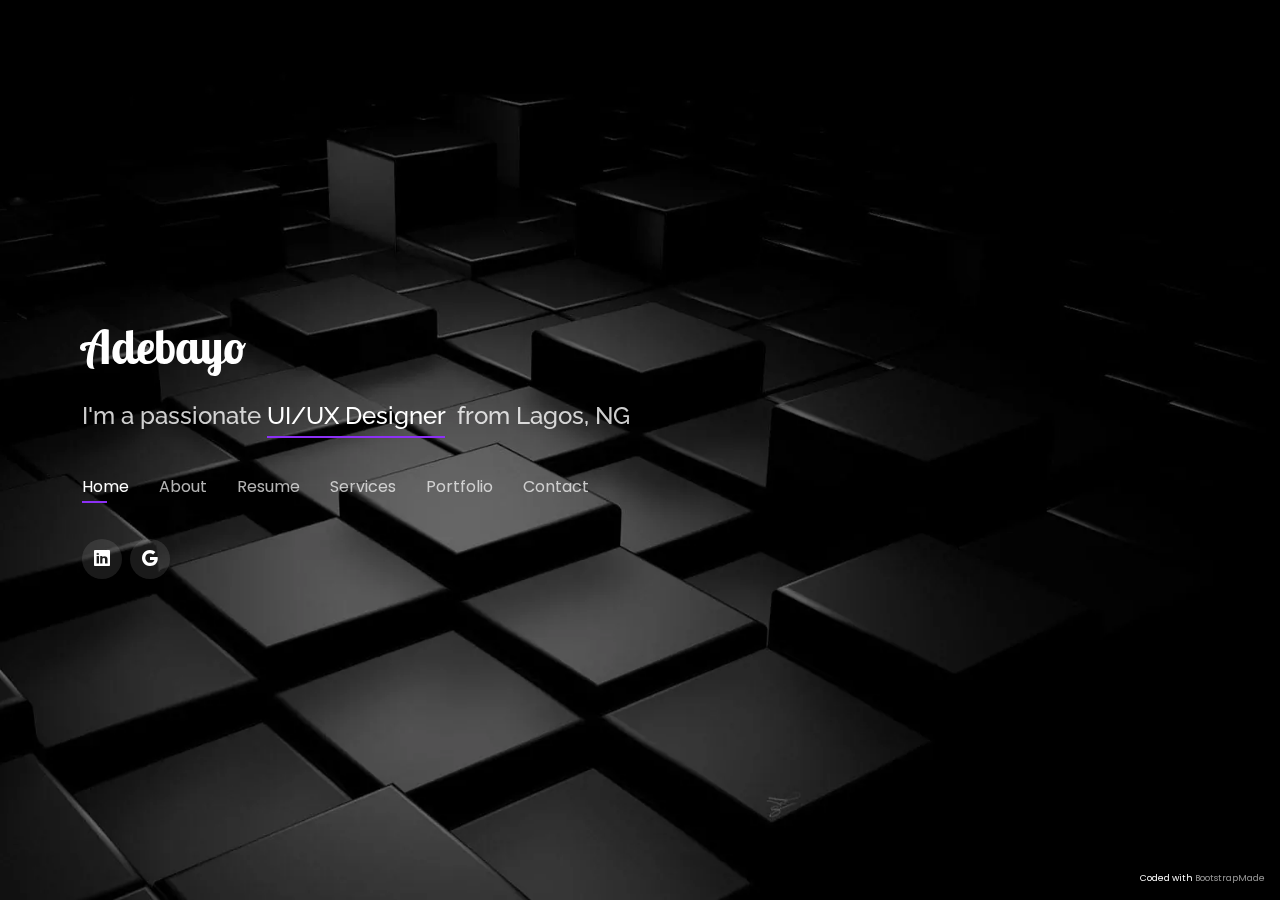
<file: index.html>
<!DOCTYPE html>
<html lang="en">

<head>
  <meta charset="utf-8">
  <meta content="width=device-width, initial-scale=1.0" name="viewport">

  <title>My Portfolio</title>
  <meta content="" name="description">
  <meta content="" name="keywords">

  <!-- Favicons -->
  <!-- <link href="assets/img/favicon.png" rel="icon">
  <link href="assets/img/apple-touch-icon.png" rel="apple-touch-icon"> -->

  <!-- Google Fonts -->
  <link href="https://fonts.googleapis.com/css?family=Open+Sans:300,300i,400,400i,600,600i,700,700i|Raleway:300,300i,400,400i,500,500i,600,600i,700,700i|Poppins:300,300i,400,400i,500,500i,600,600i,700,700i" rel="stylesheet">
  <link rel="preconnect" href="https://fonts.googleapis.com">
<link rel="preconnect" href="https://fonts.gstatic.com" crossorigin>
<link href="https://fonts.googleapis.com/css2?family=Lobster+Two:ital@1&display=swap" rel="stylesheet">
  <!-- Vendor CSS Files -->
  <link href="assets/vendor/bootstrap/css/bootstrap.min.css" rel="stylesheet">
  <link href="assets/vendor/bootstrap-icons/bootstrap-icons.css" rel="stylesheet">
  <link href="assets/vendor/boxicons/css/boxicons.min.css" rel="stylesheet">
  <link href="assets/vendor/glightbox/css/glightbox.min.css" rel="stylesheet">
  <link href="assets/vendor/remixicon/remixicon.css" rel="stylesheet">
  <link href="assets/vendor/swiper/swiper-bundle.min.css" rel="stylesheet">

  <!-- Template Main CSS File -->
  <link href="assets/css/style.css" rel="stylesheet">

  <!-- =======================================================
  * Template Name: Personal - v4.7.0
  * Template URL: https://bootstrapmade.com/personal-free-resume-bootstrap-template/
  * Author: BootstrapMade.com
  * License: https://bootstrapmade.com/license/
  ======================================================== -->

<!--     <!~~ Global site tag (gtag.js) - Google Analytics ~~>
<script async src="https://www.googletagmanager.com/gtag/js?id=G-XKY8DY3PJC"></script>
<script>
  window.dataLayer = window.dataLayer || [];
  function gtag(){dataLayer.push(arguments);}
  gtag('js', new Date());

  gtag('config', 'G-XKY8DY3PJC');
</script> -->
</head>

<body>

  <!-- ======= Header ======= -->
  <header id="header">
    <div class="container">

      <h1><a href="index.html" style="font-family: 'Lobster Two', cursive;">Adebayo</a></h1>
      <!-- Uncomment below if you prefer to use an image logo -->
      <!-- <a href="index.html" class="mr-auto"><img src="assets/img/logo.png" alt="" class="img-fluid"></a> -->
      <h2>I'm a passionate <span>UI/UX Designer</span> &nbsp;from Lagos, NG</h2>

      <nav id="navbar" class="navbar">
        <ul>
          <li><a class="nav-link active" href="#header">Home</a></li>
          <li><a class="nav-link" href="#about">About</a></li>
          <li><a class="nav-link" href="#resume">Resume</a></li>
          <li><a class="nav-link" href="#services">Services</a></li>
          <li><a class="nav-link" href="#portfolio">Portfolio</a></li>
          <li><a class="nav-link" href="#contact">Contact</a></li>
        </ul>
        <i class="bi bi-list mobile-nav-toggle"></i>
      </nav><!-- .navbar -->

      <div class="social-links">
        <!-- <a href="#" class="twitter"><i class="bi bi-twitter"></i></a>
        <a href="#" class="facebook"><i class="bi bi-facebook"></i></a>
        <a href="#" class="instagram"><i class="bi bi-instagram"></i></a> -->
        <a href="https://www.linkedin.com/in/meetadebayo/" class="linkedin"><i class="bi bi-linkedin"></i></a>
        <a href="mailto:bayoibiyemi1@gmail.com" class="google-plus"><i class="bi bi-google"></i></a>
      </div>

    </div>
  </header><!-- End Header -->

  <!-- ======= About Section ======= -->
  <section id="about" class="about">

    <!-- ======= About Me ======= -->
    <div class="about-me container">

      <div class="section-title">
        <h2>About</h2>
        <p>Learn more about me</p>
      </div>

      <div class="row">
        <div class="col-lg-4" data-aos="fade-right">
          <img src="assets/img/africa.webp" class="img-fluid" alt="">
        </div>
        <div class="col-lg-8 pt-4 pt-lg-0 content" data-aos="fade-left">
          <h3>UI/UX Designer</h3>
          <p class="fst-italic">
            I'm a user experience designer. I’ve helped companies, organizations, and start-ups build better digital products. I posses great proficiency in using figma, Adobe XD, Photoshop, HTML & CSS. my Job basically is to provide the best experiences for users interacting with any of my digital products and prevent any form of frustration going from point A to B inorder to acheive their set goals. I use a user-centered design approach to gather data from the target users and incorporate these findings into my product designs.
          </p>
          <div class="row">
            <div class="col-lg-6">
              <ul>
              
                <li><i class="bi bi-chevron-right"></i> <strong>Website:</strong> <span>www.meetadebayo.com</span></li>
                <li><i class="bi bi-chevron-right"></i> <strong>Phone:</strong>  <a href="tel:+2347055848023">+2347055848023</a></li>
                <li><i class="bi bi-chevron-right"></i> <strong>City:</strong> <span>Lagos, Ng</span></li>
              </ul>
            </div>
            <div class="col-lg-6">
              <ul>
               
                <li><i class="bi bi-chevron-right"></i> <strong>Degree:</strong> <span>B.sc</span></li>
                <li><i class="bi bi-chevron-right"></i> <strong>Email:</strong>  <a href="mailto:bayoibiyemi1@gmail.com">bayoibiyemi1@gmail.com</a></li>
                <li><i class="bi bi-chevron-right"></i> <strong>Freelance:</strong> <span>Available</span></li>
              </ul>
            </div>
          </div>
        </div>
      </div>

    </div><!-- End About Me -->
<!-- 
    <!~~ ======= Counts ======= ~~>
    <div class="counts container">

      <div class="row">

        <div class="col-lg-3 col-md-6">
          <div class="count-box">
            <i class="bi bi-emoji-smile"></i>
            <span data-purecounter-start="0" data-purecounter-end="232" data-purecounter-duration="1" class="purecounter"></span>
            <p>Happy Clients</p>
          </div>
        </div>

        <div class="col-lg-3 col-md-6 mt-5 mt-md-0">
          <div class="count-box">
            <i class="bi bi-journal-richtext"></i>
            <span data-purecounter-start="0" data-purecounter-end="521" data-purecounter-duration="1" class="purecounter"></span>
            <p>Projects</p>
          </div>
        </div>

        <div class="col-lg-3 col-md-6 mt-5 mt-lg-0">
          <div class="count-box">
            <i class="bi bi-headset"></i>
            <span data-purecounter-start="0" data-purecounter-end="1463" data-purecounter-duration="1" class="purecounter"></span>
            <p>Hours Of Support</p>
          </div>
        </div>

        <div class="col-lg-3 col-md-6 mt-5 mt-lg-0">
          <div class="count-box">
            <i class="bi bi-award"></i>
            <span data-purecounter-start="0" data-purecounter-end="24" data-purecounter-duration="1" class="purecounter"></span>
            <p>Awards</p>
          </div>
        </div>

      </div>

    </div><!~~ End Counts ~~>
 -->
    <!-- ======= Skills  ======= -->
    <div class="skills container">

      <div class="section-title">
        <h2>Skills</h2>
      </div>

      <div class="row skills-content">

        <div class="col-lg-6">

          <div class="progress">
            <span class="skill">figma <i class="val">100%</i></span>
            <div class="progress-bar-wrap">
              <div class="progress-bar figma" role="progressbar" aria-valuenow="100" aria-valuemin="0" aria-valuemax="100"></div>
            </div>
          </div>

          <div class="progress">
            <span class="skill">Adobe XD <i class="val">100%</i></span>
            <div class="progress-bar-wrap">
              <div class="progress-bar xd" role="progressbar" aria-valuenow="100" aria-valuemin="0" aria-valuemax="100"></div>
            </div>
          </div>

          <div class="progress">
            <span class="skill">Digital Art & Graphics <i class="val">90%</i></span>
            <div class="progress-bar-wrap">
              <div class="progress-bar art" role="progressbar" aria-valuenow="90" aria-valuemin="0" aria-valuemax="100"></div>
            </div>
          </div>

        </div>

        <div class="col-lg-6">

          <div class="progress">
            <span class="skill">HTML <i class="val">100%</i></span>
            <div class="progress-bar-wrap">
              <div class="progress-bar html" role="progressbar" aria-valuenow="100" aria-valuemin="0" aria-valuemax="100"></div>
            </div>
          </div>

          <div class="progress">
            <span class="skill">CSS <i class="val">90%</i></span>
            <div class="progress-bar-wrap">
              <div class="progress-bar css" role="progressbar" aria-valuenow="90" aria-valuemin="0" aria-valuemax="100"></div>
            </div>
          </div>

          <div class="progress">
            <span class="skill">JavaScript <i class="val">75%</i></span>
            <div class="progress-bar-wrap">
              <div class="progress-bar JavaScriptz" role="progressbar" aria-valuenow="75" aria-valuemin="0" aria-valuemax="100"></div>
            </div>
          </div>

        </div>

        

      </div>

    </div><!-- End Skills -->

    <!-- ======= Interests ======= -->
    <div class="interests container">

      <div class="section-title">
        <h2>Interests</h2>
      </div>

      <div class="row">
        <div class="col-lg-3 col-md-4">
          <div class="icon-box">
            <img class="iconz" src="assets/img/portfolio/design.svg" alt="">
            <h3>Design</h3>
          </div>
        </div>
        <div class="col-lg-3 col-md-4 mt-4 mt-md-0">
          <div class="icon-box">
            <img class="iconz" src="assets/img/portfolio/digitalartt.svg" alt="">
            <h3>Digital Art</h3>
          </div>
        </div>
        <div class="col-lg-3 col-md-4 mt-4 mt-md-0">
          <div class="icon-box">
            <img class="iconz" src="assets/img/portfolio/uxresearch.svg" alt="">
            <h3>UX Research</h3>
          </div>
        </div>
        <div class="col-lg-3 col-md-4 mt-4 mt-lg-0">
          <div class="icon-box">
            <img class="iconz" src="assets/img/portfolio/personas.svg" alt="">
            <h3>User Personas</h3>
          </div>
        </div>
        <div class="col-lg-3 col-md-4 mt-4">
          <div class="icon-box">
            <img class="iconz" src="assets/img/portfolio/music.svg" alt="">
            <h3>Music</h3>
          </div>
        </div>
        <div class="col-lg-3 col-md-4 mt-4">
          <div class="icon-box">
            <img class="iconz" src="assets/img/portfolio/code.svg" alt="">
            <h3>Coding</h3>
          </div>
        </div>
        <div class="col-lg-3 col-md-4 mt-4">
          <div class="icon-box">
            <img class="iconz" src="assets/img/portfolio/nft.svg" alt="">
            <h3>Nft</h3>
          </div>
        </div>
        <div class="col-lg-3 col-md-4 mt-4">
          <div class="icon-box">
            <img class="iconz" src="assets/img/portfolio/youtube.svg" alt="">
            <h3>Youtibe Learning</h3>
          </div>
        </div>
        <div class="col-lg-3 col-md-4 mt-4">
          <div class="icon-box">
            <img class="iconz" src="assets/img/portfolio/blogs.svg" alt="">
            <h3>Blogs</h3>
          </div>
        </div>
        <div class="col-lg-3 col-md-4 mt-4">
          <div class="icon-box">
            <img class="iconz" src="assets/img/portfolio/ui.svg" alt="">
            <h3>UI Challenge</h3>
          </div>
        </div>
        <div class="col-lg-3 col-md-4 mt-4">
          <div class="icon-box">
            <img class="iconz" src="assets/img/portfolio/news.svg" alt="">
            <h3>News</h3>
          </div>
        </div>
        <div class="col-lg-3 col-md-4 mt-4">
          <div class="icon-box">
            <img class="iconz" src="assets/img/portfolio/exercise.svg" alt="">
            <h3>Exercise</h3>
          </div>
        </div>
      </div>

    </div><!-- End Interests -->


       <!-- ======= Testimonials ======= -->
       <div class="testimonials container">

        <div class="section-title">
          <h2>Favourite Quotes</h2>
        </div>
  
        <div class="testimonials-slider swiper" data-aos="fade-up" data-aos-delay="100">
          <div class="swiper-wrapper">
  
            <div class="swiper-slide">
              <div class="testimonial-item">
                <!-- <p>
                  <i class="bx bxs-quote-alt-left quote-icon-left"></i>
                  People ignore design that ignores people.
                  <i class="bx bxs-quote-alt-right quote-icon-right"></i>
                </p> -->
                <img src="assets/img/frank-chimero.webp" alt="">
                <!-- <img src="assets/img/testimonials/testimonials-1.jpg" class="testimonial-img" alt=""> -->
                <!-- <h3>Frank Chimero</h3>
                <h4>Designer</h4> -->
              </div>
            </div><!-- End testimonial item -->
  
            <div class="swiper-slide">
              <div class="testimonial-item">
                <img src="assets/img/rand.webp" alt="">
              </div>
            </div><!-- End testimonial item -->
  
            <div class="swiper-slide">
              <div class="testimonial-item">
                <img src="assets/img/pail.webp" alt="">
              </div>
            </div><!-- End testimonial item -->
  
          </div>
          <!-- <div class="swiper-pagination"></div> -->
        </div>
  
        <div class="owl-carousel testimonials-carousel">
  
        </div>
  
      </div><!-- End Testimonials  -->

  </section><!-- End About Section -->

  <!-- ======= Resume Section ======= -->
  <section id="resume" class="resume">
    <div class="container">

      <div class="section-title">
        <h2>Resume</h2>
        <p>Check My Resume</p>
      </div>

      <div class="row">
        <div class="col-lg-6">
          <h3 class="resume-title">Sumary</h3>
          <div class="resume-item pb-0">
            <h4>Ibiyemi Adebayo</h4>
            <p><em>Innovative and deadline-driven UX Designer with 2+ years of experience designing and developing user-centered digital products from initial concept to final, polished deliverable.</em></p>
            <p>
            <ul>
              <li>Lagos, NG</li>
              <li><a href="tel:+2347055848023">+2347055848023</a></li>
              <li><a href="mailto:bayoibiyemi1@gmail.com">bayoibiyemi1@gmail.com</a></li>
            </ul>
            </p>
          </div>

          <h3 class="resume-title">Education</h3>
          <div class="resume-item">
            <h4>Bachelor of Accounting</h4>
            <h5>2013 - 2017</h5>
            
          </div>

          <h3 class="resume-title">Professional Experience</h3>
          <div class="resume-item">
            <h4>UI/UX Design Specialist</h4>
            <h5>2021 - 2022</h5>
            <p><em>TUC Inc, San francisco, CA. </em></p>
            <p>
              A collaborative tools for ideates to come together, collaborate and bring their ideas to life.

            <ul>
              <li>Collaborated with product managers, business partner and engineers to help define product requirements and road map</li>
              <li>Created responsive designs for the brand landing page using design principles and best practices
                which led to an increase in conversion rates. </li>
              <li>Created responsive designs for the brand landing page using design principles and best practices which led to an increase in conversion rates.</li>
              <li>Increase users satisfaction and conversion rates on the product landing page.</li>
            </ul>
            </p>
          </div>

          <div class="resume-item">
            <h4>UX Research &amp; Design</h4>
            <h5>2020 - 2022</h5>
            <p><em>Switch Inc, Austin, TX</em></p>
            <p>
              Switch is a mobile marketplace that allows users to buy, sell and barter items with its consumers, local
merchants and businesses via the app.

            <ul>
              <li>As the only designer, I took responsibility from strategy to the design of Switch, a mobile APP for ecommerce trading.</li>
              <li>Followed lean startup approach, MVP and rapid iterations</li>
              <li>Creating functional prototypes for usability testing.
              </li>
              <li>Coded the font-end for the landing page.
              </li>
              <li>Designing the user flow and information architecture for the switch mobile app.
              </li>
            </ul>
            </p>
          </div>

          <div class="resume-item">
            <h4>Lead UI Designer</h4>
            <h5>2020 - 2021</h5>
            <p><em>Onyx Data Systems, Lagos, NG </em></p>
            <p>
              
            <ul>
              <li>Designed full UI for G-justice, a telelegal mobile App that connects subscribers to enlisted legal
                practitioners through the platform and offline tech point</li>
              <li>Created and applied design strategies across branding and product design
              </li>
              <li>Worked on improvements to the visuals and UX on the overall product with the engineering team.
              </li>
            </ul>
            </p>
          </div>

         
        </div>
        <div class="col-lg-6">

          <div class="resume-item">
            <h4>UX Research &amp; Design</h4>
            <h5>2020 - 2022</h5>
            <p><em>Switch Inc, Austin, TX</em></p>
            <p>
              Switch is a mobile marketplace that allows users to buy, sell and barter items with its consumers, local
merchants and businesses via the app.

            <ul>
              <li>As the only designer, I took responsibility from strategy to the design of Switch, a mobile APP for ecommerce trading.</li>
              <li>Followed lean startup approach, MVP and rapid iterations</li>
              <li>Creating functional prototypes for usability testing.
              </li>
              <li>Coded the font-end for the landing page.
              </li>
              <li>Designing the user flow and information architecture for the switch mobile app.
              </li>
            </ul>
            </p>
          </div>
          
          <div class="resume-item">
            <h4>UX Research &amp; Design</h4>
            <h5>2021</h5>
            <p><em>Icard Inc, Lagos, NG </em></p>
            <p>
            <ul>
              <li>Designed a kiosk application for dispensing ATM cards.</li>
              <li>Designed all of the branding, user experience and visual designs. </li>
              <li>Collaborated with engineers to code the front-end and i also conducted user feedback sessions.
              </li>
            </ul>
            </p>
          </div>

          <div class="resume-item">
            <h4>UX Research &amp; Design</h4>
            <h5>2021</h5>
            <p><em>NGEX - Data Analytics & Research, Lagos, NG </em></p>
            <p>
            <ul>
              <li>Redesigned the mobile app for Ngex, an app that provides real-time informations, events, news etc
                around you based on your location.</li>
              <li>Executed visual redesign of webpages used by the team members internally.
              </li>
              <li>Designed app featured graphics, promotional brand assets & daily core content.
              </li>
              <li>Worked closely with the engineering team to design features to drive demand and new customer
                acquisition
              </li>
            </ul>
            </p>
          </div>

          <div class="resume-item">
            <h4>Lead UI Designer</h4>
            <h5>2021</h5>
            <p><em>Daxlinks Global LTD, Lagos, NG </em></p>
            <p>
              Daxlinks is a fintech webapp that automates loan/credit scheme and investments to its users on the
platform.
            <ul>
              <li>Designed UI & UX in collaboration with engineering & design teams, & managed implementation of
                features</li>
              <li>Executed visual redesign of webpages used by the team members internally.
              </li>
              <li>Built a dashboard style guide to unify the process across the dashboard
              </li>
              <li>Worked on improvements to the visuals and UX on the overall product with the engineering and UX
                team
              </li>
            </ul>
            </p>
          </div>

          <div class="resume-item">
            <h4>UI/UX Designer</h4>
            <h5>2021</h5>
            <p><em>Hexakomb Inc, Kigali, RW </em></p>
            <p>
              Designed a mobile app called “Rwandaful”. A tourism app where tourist all over the world can get
exciting information about Rwanda
            <ul>
              <li>Designed the user flows, prototypes and visual styles for new features.</li>
              <li>Executed visual redesign of webpages used by the team members internally.
              </li>
              <li>Designed in-app featured graphics, IOS & Android icons.
              </li>
              <li>Design registration/login process and touch points ‘’ +40% improvements in registration rate of new
                users.
              </li>
            </ul>
            </p>
          </div>
         
        </div>
      </div>

    </div>
  </section><!-- End Resume Section -->

  <!-- ======= Services Section ======= -->
  <section id="services" class="services">
    <div class="container">

      <div class="section-title">
        <h2>Services</h2>
        <p>My Services</p>
      </div>

      <div class="row">
        <div class="col-lg-3 col-md-4 d-flex align-items-stretch">
          <div class="icon-box">
            <div class="icon"><i class="bx bxl-dribbble"></i></div>
            <h4><a href="">User Stories</a></h4>
            <p>I'll provide informal and general explanation of your digital product's features and usage written from the perspective of the end users or customers.</p>
          </div>
        </div>

        <div class="col-lg-3 col-md-4 d-flex align-items-stretch mt-4 mt-md-0">
          <div class="icon-box">
            <div class="icon"><i class="bx bx-file"></i></div>
            <h4><a href="">Wireframes</a></h4>
            <p>Design a diagram that consists of simple lines and shapes representing the skeleton of a website or an application's user interface (UI) and core functionality.</p>
          </div>
        </div>
        <div class="col-lg-3 col-md-4 d-flex align-items-stretch mt-4 mt-md-0">
          <div class="icon-box">
            <div class="icon"><i class="bx bx-tachometer"></i></div>
            <h4><a href="">Information Architecture</a></h4>
            <p>I'll provide the framework of the website or application detailing how it's organized, categorized and structured.</p>
          </div>
        </div>

        <div class="col-lg-3 col-md-4 d-flex align-items-stretch mt-4">
          <div class="icon-box">
            <div class="icon"><i class="bx bx-world"></i></div>
            <h4><a href="">UX Research</a></h4>
            <p>I'll focus on understanding the target user behaviors, needs and motivations through qualitative/quantitative research or both.</p>
          </div>
        </div>

        <div class="col-lg-3 col-md-4 d-flex align-items-stretch mt-4">
          <div class="icon-box">
            <div class="icon"><i class="bx bx-slideshow"></i></div>
            <h4><a href="">prototyping</a></h4>
            <p>I'll provide high fidelity prototypes to capture design concepts and test on users. With this, I can refine and validate your designs so your brand can release the right products.</p>
          </div>
        </div>

        <div class="col-lg-3 col-md- d-flex align-items-stretch mt-4">
          <div class="icon-box">
            <div class="icon"><i class="bx bx-arch"></i></div>
            <h4><a href="">user Interface Design</a></h4>
            <p>Amazing high fidelity user interface designs that your users will find pleasurable without compromising the user experience. </p>
          </div>
        </div>
        

      </div>

    </div>
  </section><!-- End Services Section -->

  <!-- ======= Portfolio Section ======= -->
  <section id="portfolio" class="portfolio">
    <div class="container">

      <div class="section-title">
        <h2>Portfolio</h2>
        <p>My Works</p>
      </div>

      <div class="row">
        <div class="col-lg-12 d-flex justify-content-center">
          <ul id="portfolio-flters">
            <!-- <li data-filter="*" class="filter-active">All</li> -->
            <li data-filter="* filter-app">Recent</li>
            <li data-filter=".filter-web">Others</li>
            <li data-filter=".filter-land">Landing Page</li>
            <!-- <li data-filter=".filter-card">Visual Experiment</li> -->
          </ul>
        </div>
      </div>

      <div class="row portfolio-container">

      
        <div class="col-lg-6 col-md-6 portfolio-item filter-app">
          <div class="portfolio-wrap">
            <img src="assets/img/portfolio/rwanda2.jpg" class="img-fluid" alt="">
            <div class="portfolio-info">
              <h4>Travel mobile app</h4>
              <button  onclick="rwanda()" class="project-btn-mb ">
                View Project
              </button>
            </div>
          </div>
        </div>


        <div class="col-lg-6 col-md-6 portfolio-item filter-web">
          <div class="portfolio-wrap">
            <img src="assets/img/portfolio/avat.jpg" class="img-fluid" alt="">
            <div class="portfolio-info">
              <h4>Digital Exchange Wallet</h4>
              <button  onclick="avat()" class="project-btn-mb ">
                View Project
              </button>
            </div>
          </div>
        </div>
        

<!-- 
        <div class="col-lg-6 col-md-6 portfolio-item filter-web">
          <div class="portfolio-wrap">
            <img src="assets/img/portfolio/crptov2.jpg" class="img-fluid" alt="">
            <div class="portfolio-info">
              <h4>Crpto Exchange Webapp</h4>
              <button  onclick="crptoc()" class="project-btn-mb ">
                View Project
              </button>
            </div>
          </div>
        </div> -->

        <!-- <div class="col-lg-6 col-md-6 portfolio-item filter-app">
          <div class="portfolio-wrap">
            <img src="assets/img/portfolio/music3.jpg" class="img-fluid" alt="">
            <div class="portfolio-info">
              <h4>Music App</h4>
              <button  onclick="music()" class="project-btn-mb ">
                View Project
              </button>
            
            </div>
          </div>
        </div> -->

        <div class="col-lg-6 col-md-6 portfolio-item filter-app">
          <div class="portfolio-wrap">
            <img src="assets/img/portfolio/cuba.jpg" class="img-fluid" alt="">
            <div class="portfolio-info">
              <h4>Banking App</h4>
              <button  onclick="cuba()" class="project-btn-mb ">
                View Project
              </button>
            
            </div>
          </div>
        </div>
       
        
        <div class="col-lg-6 col-md-6 portfolio-item filter-web">
          <div class="portfolio-wrap">
            <img src="assets/img/portfolio/tuc.jpg" class="img-fluid" alt="">
            <div class="portfolio-info">
              <h4>Collaborative Platform</h4>
              <button  onclick="tuc()" class="project-btn-mb ">
                View Project
              </button>
            </div>
          </div>
        </div>

              
        <!-- <div class="col-lg-6 col-md-6 portfolio-item filter-land">
          <div class="portfolio-wrap">
            <img src="assets/img/portfolio/Crypto-landing.jpg" class="img-fluid" alt="">
            <div class="portfolio-info">
              <h4>Crypto Exchange Landing Page</h4>
              <button  onclick="crptol()"  class="project-btn-mb ">
                View Project
              </button>
            </div>
          </div>
        </div>
     -->
        
        <!-- <div class="col-lg-6 col-md-6 portfolio-item filter-land filter-card">
          <div class="portfolio-wrap">
            <img src="assets/img/portfolio/fashion.jpg" class="img-fluid" alt="">
            <div class="portfolio-info">
              <h4>Fashion E-commerce Landing Page</h4>
              <button  onclick="fashion()" class="project-btn-mb ">
                View Project
              </button>
            </div>
          </div>
        </div> -->

        <div class="col-lg-6 col-md-6 portfolio-item filter-land">
          <div class="portfolio-wrap">
            <img src="assets/img/portfolio/switch-app.jpg" class="img-fluid" alt="">
            <div class="portfolio-info">
              <h4>E-commerce App Landing Page</h4>
              <button  onclick="switchland()" class="project-btn-mb ">
                View Project
              </button>
            </div>
          </div>
        </div>

        <!-- <div class="col-lg-6 col-md-6 portfolio-item filter-land">
          <div class="portfolio-wrap">
            <img src="assets/img/portfolio/avat-landing.jpg" class="img-fluid" alt="">
            <div class="portfolio-info">
              <h4>Avat crpto App Landing Page</h4>
              <button  onclick="avatland()" class="project-btn-mb ">
                View Project
              </button>
            </div>
          </div>
        </div> -->

        
        <div class="col-lg-6 col-md-6 portfolio-item filter-land">
          <div class="portfolio-wrap">
            <img src="assets/img/portfolio/fashion.jpg" class="img-fluid" alt="">
            <div class="portfolio-info">
              <h4>Landing pages</h4>
              <button class="project-btn-mb">
                <a href="landingpages.html" target="_blank" data-gallery="portfolioDetailsGallery" data-glightbox="type: external" class="portfolio-details-lightbox" title="Portfolio Details">View Projects</a>
              </button>
            </div>
          </div>
        </div>
   <!--    
        <div class="col-lg-6 col-md-6 portfolio-item filter-land">
          <div class="portfolio-wrap">
            <img src="assets/img/portfolio/switch-auto.jpg" class="img-fluid" alt="">
            <div class="portfolio-info">
              <h4>Amazon Automation Landing Page</h4>
              <button class="project-btn-mb">
                <a href="https://switchautomations.com/" target="_blank" data-gallery="portfolioDetailsGallery" data-glightbox="type: external" class="portfolio-details-lightbox" title="Portfolio Details">View Project</a>
              </button>
            </div>
          </div>
        </div>
    
        

        <div class="col-lg-6 col-md-6 portfolio-item filter-land">
          <div class="portfolio-wrap">
            <img src="assets/img/portfolio/rosabon.jpg" class="img-fluid" alt="">
            <div class="portfolio-info">
              <h4>Financial Landing Page</h4>
              <button class="project-btn-mb">
                <a href="https://hibee01.github.io/rosabon-page/" target="_blank" data-gallery="portfolioDetailsGallery" data-glightbox="type: external" class="portfolio-details-lightbox" title="Portfolio Details">View Project</a>
              </button>
            </div>
          </div>
        </div>

        <div class="col-lg-6 col-md-6 portfolio-item filter-land">
          <div class="portfolio-wrap">
            <img src="assets/img/portfolio/incash-employer.jpg" class="img-fluid" alt="">
            <div class="portfolio-info">
              <h4>Employer Loan Landing Page</h4>
              <button class="project-btn-mb">
                <a href="https://hibee01.github.io/Incash-Employer/" target="_blank" data-gallery="portfolioDetailsGallery" data-glightbox="type: external" class="portfolio-details-lightbox" title="Portfolio Details">View Project</a>
              </button>
            </div>
          </div>
        </div>

        <div class="col-lg-6 col-md-6 portfolio-item filter-land">
          <div class="portfolio-wrap">
            <img src="assets/img/portfolio/employee.jpg" class="img-fluid" alt="">
            <div class="portfolio-info">
              <h4>Employee Loan Landing Page</h4>
              <button class="project-btn-mb">
                <a href="https://hibee01.github.io/Incash-employee/" target="_blank" data-gallery="portfolioDetailsGallery" data-glightbox="type: external" class="portfolio-details-lightbox" title="Portfolio Details">View Project</a>
              </button>
            </div>
          </div>
        </div> -->

    

       

      </div>

    </div>
  </section><!-- End Portfolio Section -->

  <!-- ======= Contact Section ======= -->
  <section id="contact" class="contact">
    <div class="container">

      <div class="section-title">
        <h2>Contact</h2>
        <p>Contact Me</p>
      </div>

      <div class="row mt-2">

        <div class="col-md-6 d-flex align-items-stretch">
          <div class="info-box">
            <i class="bx bx-map"></i>
            <h3>My Address</h3>
            <h5>Lagos, NG</h5>
          </div>
        </div>

        <div class="col-md-6 mt-4 mt-md-0 d-flex align-items-stretch">
          <div class="info-box">
            <i class="bx bx-share-alt"></i>
            <h3>Social Profiles</h3>
            <div class="social-links">
              <!-- <a href="#" class="twitter"><i class="bi bi-twitter"></i></a>
              <a href="#" class="facebook"><i class="bi bi-facebook"></i></a> -->
              <!-- <a href="#" class="instagram"><i class="bi bi-instagram"></i></a> -->
              <a href="mailto:bayoibiyemi1@gmail.com" class="google-plus"><i class="bi bi-google"></i></a>
              <a href="https://www.linkedin.com/in/meetadebayo/" class="linkedin"><i class="bi bi-linkedin"></i></a>
            </div>
          </div>
        </div>

        <div class="col-md-6 mt-4 d-flex align-items-stretch">
          <div class="info-box">
            <i class="bx bx-envelope"></i>
            <h3>Email Me</h3>
            <a href="mailto:bayoibiyemi1@gmail.com">bayoibiyemi1@gmail.com</a>
           
          </div>
        </div>
        <div class="col-md-6 mt-4 d-flex align-items-stretch">
          <div class="info-box">
            <i class="bx bx-phone-call"></i>
            <h3>Call Me</h3>
            <a href="tel:+2347055848023">+2347055848023</a>
          </div>
        </div>
      </div>

     <!--  <form action="forms/contact.php" method="post" role="form" class="php-email-form mt-4">
        <div class="row">
          <div class="col-md-6 form-group">
            <input type="text" name="name" class="form-control" id="name" placeholder="Your Name" required>
          </div>
          <div class="col-md-6 form-group mt-3 mt-md-0">
            <input type="email" class="form-control" name="email" id="email" placeholder="Your Email" required>
          </div>
        </div>
        <div class="form-group mt-3">
          <input type="text" class="form-control" name="subject" id="subject" placeholder="Subject" required>
        </div>
        <div class="form-group mt-3">
          <textarea class="form-control" name="message" rows="5" placeholder="Message" required></textarea>
        </div>
        <div class="my-3">
          <div class="loading">Loading</div>
          <div class="error-message"></div>
          <div class="sent-message">Your message has been sent. Thank you!</div>
        </div>
        <div class="text-center"><button type="submit">Send Message</button></div>
      </form>
 -->

    
    </div>
  </section><!-- End Contact Section -->

  <div class="credits">
    <!-- All the links in the footer should remain intact. -->
    <!-- You can delete the links only if you purchased the pro version. -->
    <!-- Licensing information: https://bootstrapmade.com/license/ -->
    <!-- Purchase the pro version with working PHP/AJAX contact form: https://bootstrapmade.com/personal-free-resume-bootstrap-template/ -->
    Coded with <a href="#https://bootstrapmade.com/">BootstrapMade</a>
  </div>

  <!-- Vendor JS Files -->
  <script src="assets/vendor/purecounter/purecounter.js"></script>
  <script src="assets/vendor/bootstrap/js/bootstrap.bundle.min.js"></script>
  <script src="assets/vendor/glightbox/js/glightbox.min.js"></script>
  <script src="assets/vendor/isotope-layout/isotope.pkgd.min.js"></script>
  <script src="assets/vendor/swiper/swiper-bundle.min.js"></script>
  <script src="assets/vendor/waypoints/noframework.waypoints.js"></script>
  <script src="assets/vendor/php-email-form/validate.js"></script>

  <!-- Template Main JS File -->
  <script src="assets/js/main.js"></script>

</body>

</html>
</file>
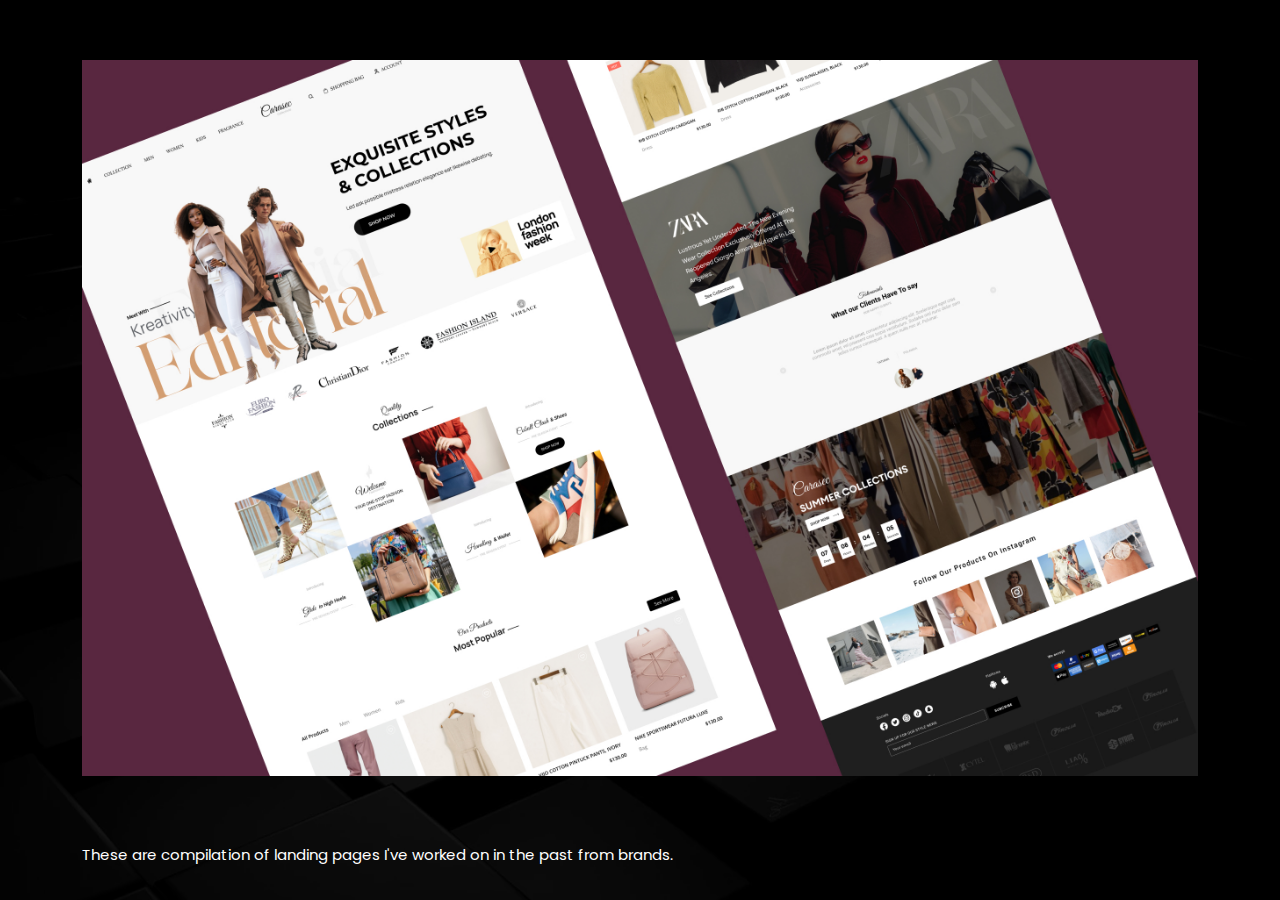
<file: landingpages.html>
<!DOCTYPE html>
<html lang="en">

<head>
  <meta charset="utf-8">
  <meta content="width=device-width, initial-scale=1.0" name="viewport">

  <title>Portfolio Details - Fitness App</title>
  <meta content="" name="description">
  <meta content="" name="keywords">

  <!-- Favicons -->
  <link href="assets/img/favicon.png" rel="icon">
  <link href="assets/img/apple-touch-icon.png" rel="apple-touch-icon">

  <!-- Google Fonts -->
  <link href="https://fonts.googleapis.com/css?family=Open+Sans:300,300i,400,400i,600,600i,700,700i|Raleway:300,300i,400,400i,500,500i,600,600i,700,700i|Poppins:300,300i,400,400i,500,500i,600,600i,700,700i" rel="stylesheet">

  <!-- Vendor CSS Files -->
  <link href="assets/vendor/bootstrap/css/bootstrap.min.css" rel="stylesheet">
  <link href="assets/vendor/bootstrap-icons/bootstrap-icons.css" rel="stylesheet">
  <link href="assets/vendor/boxicons/css/boxicons.min.css" rel="stylesheet">
  <link href="assets/vendor/glightbox/css/glightbox.min.css" rel="stylesheet">
  <link href="assets/vendor/remixicon/remixicon.css" rel="stylesheet">
  <link href="assets/vendor/swiper/swiper-bundle.min.css" rel="stylesheet">

  <!-- Template Main CSS File -->
  <link href="assets/css/style.css" rel="stylesheet">

  <!-- =======================================================
  * Template Name: Personal - v4.7.0
  * Template URL: https://bootstrapmade.com/personal-free-resume-bootstrap-template/
  * Author: BootstrapMade.com
  * License: https://bootstrapmade.com/license/
  ======================================================== -->
</head>

<body>

  <main id="main">

    <!-- ======= Portfolio Details ======= -->
    <div id="portfolio-details" class="portfolio-details">
      <div class="container">

        <div class="row">

          <div class="col-lg-12 slidepages">
            
            <div class="portfolio-details-slider swiper">
              <div class="swiper-wrapper align-items-center">

                <!-- <div class="swiper-slide">
                  <img src="assets/img/portfolio/l1.jpg" alt="">
                </div> -->
                <div class="swiper-slide">
                  <img src="assets/img/portfolio/fashion.jpg" alt="">
                </div>
                <div class="swiper-slide">
                  <img src="assets/img/portfolio/avat-landing.jpg" alt="">
                </div>
                <div class="swiper-slide">
                  <img src="assets/img/portfolio/Crypto-landing.jpg" alt="">
                </div>
                <!-- <div class="swiper-slide">
                  <img src="assets/img/portfolio/l1.jpg" alt="">
                </div>
                <div class="swiper-slide">
                  <img src="assets/img/portfolio/l2.jpg" alt="">
                </div> -->
             

              


              </div>
              <div class="swiper-pagination"></div>
            </div>

          </div>

          <div class="col-lg-12 portfolio-info">
            <!-- <h3>Information</h3> -->
          <!--   <ul>
              <li><strong>Category</strong>: App Design</li>
              <li><strong>Project year</strong>: 2022</li>
              <li><strong>Purpose</strong>: Research Only</li>
              <!~~ <li><strong>Project URL</strong>: <a href="#">www.example.com</a></li> ~~>
            </ul> -->

            <!-- <p>
            This is a fitness app prototype mainly for research purpose that can perform various functions such as allowing users to set fitness goals, tracking caloric intake, gathering workout ideas, and sharing progress on social media to facilitate healthy behavior change. They can be used as a platform to promote healthy behavioral changes with personalized workouts, fitness advice and nutrition plans. The app also provide gamification elements for creating healthy competition among friends and family, it serves as an incentive for users to be more motivated.
            </p> -->
            <p>
            These are compilation of landing pages I've worked on in the past from brands.
            </p>
            <!-- <p>
            Top brands            
            </p>
            <div class="landing-logos">
              <ul>
                <li><img src="assets/img/portfolio/pod.svg" alt=""></li>
                <li><img src="assets/img/portfolio/tmb.svg" alt=""></li>
                <li><img src="assets/img/portfolio/switch-logo.svg" alt=""></li>
                <li><img src="assets/img/portfolio/Rehydr8.svg" alt=""></li>
                <li><img src="assets/img/portfolio/incash-logo-tablet.svg" alt=""></li>
                <li><img class="tuc-logo-land" src="assets/img/portfolio/tuc.svg" alt=""></li>
               
              </ul>
            </div> -->
<!-- 
            <div onclick="gym()" class="gymbuddy">
              <a href="">Test Prototype</a>
            </div> -->
            <!-- <div class="gymbuddy-mobile">
              <a href="##">Access this site with a pc to test the prototype</a>
            </div> -->
          </div>

        </div>

      </div>
    </div><!-- End Portfolio Details -->

  </main><!-- End #main -->

  

  <!-- Vendor JS Files -->
  <script src="assets/vendor/purecounter/purecounter.js"></script>
  <script src="assets/vendor/bootstrap/js/bootstrap.bundle.min.js"></script>
  <script src="assets/vendor/glightbox/js/glightbox.min.js"></script>
  <script src="assets/vendor/isotope-layout/isotope.pkgd.min.js"></script>
  <script src="assets/vendor/swiper/swiper-bundle.min.js"></script>
  <script src="assets/vendor/waypoints/noframework.waypoints.js"></script>
  <script src="assets/vendor/php-email-form/validate.js"></script>

  <!-- Template Main JS File -->
  <script src="assets/js/main.js"></script>

</body>

</html>
</file>
<file: assets/css/style.css>
/**
* Template Name: Personal - v4.7.0
* Template URL: https://bootstrapmade.com/personal-free-resume-bootstrap-template/
* Author: BootstrapMade.com
* License: https://bootstrapmade.com/license/
*/

/*--------------------------------------------------------------
# General
--------------------------------------------------------------*/
body {
  font-family: 'Poppins', sans-serif;
  background-color: #040404;
  color: #fff;
  position: relative;
  background: transparent;
}
body::before {
  content: "";
  position: fixed;
  background: #040404 url("../img/1116905.webp") top right no-repeat;
  background-size: cover;
  left: 0;
  right: 0;
  top: 0;
  height: 100vh;
  z-index: -1;
}
.gymbuddy-mobile {
  display: none;
}
.gymbuddy a {
  font-size: 20px;
}
.landing-logos ul li{
  display: inline-block;
  margin-right: 1.5rem;
  width: 8%;
}
.landing-logos ul li img{
  width: 100%;
}
.landing-logos ul li .tuc-logo-land {
  width: 70%;
}
.project-btn {
  padding: 1rem 1.8rem;
  background-color: #2EC5CE;
  border: none;
  color: #ffffff;
}
.project-btn a {
  color: #ffffff;
}
.project-btn a:hover {
  color: #4f1294;
  font-weight: 600;
}
.project-btn-mb {
  padding: 0.7rem 1.2rem;
  background-color: #2EC5CE;
  border: none;
  color: #ffffff;
}
.project-btn-mb a {
 font-size: 0.8rem;
  color: #ffffff;
}

.portfolio-details-slider {
  height: 80vh;
}

@media (min-width: 1500px) {
  .portfolio-details-slider {
    height: 85vh;
  }
}

@media (min-width: 1024px) {
  body::before {
    background-attachment: fixed;
  }
}

a {
  color: #2EC5CE;
  text-decoration: none;
}

/* a:hover {
  color: #2EC5CE;
  text-decoration: none;
} */

h1, h2, h3, h4, h5, h6 {
  font-family: "Raleway", sans-serif;
}

/*--------------------------------------------------------------
# Header
--------------------------------------------------------------*/
#header {
  transition: ease-in-out 0.3s;
  position: relative;
  height: 100vh;
  display: flex;
  align-items: center;
  z-index: 997;
  overflow-y: auto;
}
#header * {
  transition: ease-in-out 0.3s;
}
#header h1 {
  font-size: 48px;
  margin: 0;
  padding: 0;
  line-height: 1;
  font-weight: 700;
  font-family: "Poppins", sans-serif;
}
#header h1 a, #header h1 a:hover {
  color: #fff;
  line-height: 1;
  display: inline-block;
}
#header h2 {
  font-size: 24px;
  margin-top: 20px;
  color: rgba(255, 255, 255, 0.8);
  line-height: 2;
}
#header h2 span {
  color: #fff;
  border-bottom: 2px solid #8C30F5;
  padding-bottom: 6px;
}
#header img {
  padding: 0;
  margin: 0;
}
#header .social-links {
  margin-top: 40px;
  display: flex;
}
#header .social-links a {
  font-size: 16px;
  display: flex;
  justify-content: center;
  align-items: center;
  background: rgba(255, 255, 255, 0.1);
  color: #fff;
  line-height: 1;
  margin-right: 8px;
  border-radius: 50%;
  width: 40px;
  height: 40px;
}
#header .social-links a:hover {
  background: #2EC5CE;
}
@media (max-width: 992px) {
  #header h1 {
    font-size: 36px;
  }
  #header h2 {
    font-size: 20px;
    line-height: 30px;
  }
  #header .social-links {
    margin-top: 15px;
  }
  #header .container {
    display: flex;
    flex-direction: column;
    align-items: center;
  }
}

/* Header Top */
#header.header-top {
  height: 80px;
  position: fixed;
  left: 0;
  top: 0;
  right: 0;
  background: rgba(0, 0, 0, 0.9);
}
#header.header-top .social-links, #header.header-top h2 {
  display: none;
}
#header.header-top h1 {
  margin-right: auto;
  font-size: 36px;
}
#header.header-top .container {
  display: flex;
  align-items: center;
}
#header.header-top .navbar {
  margin: 0;
}
@media (max-width: 768px) {
  #header.header-top {
    height: 60px;
  }
  #header.header-top h1 {
    font-size: 26px;
  }
}
@media(max-width: 575px) {
  .gymbuddy {
    display: none;
  }
  .gymbuddy-mobile {
    display: block;
  }
}

/*--------------------------------------------------------------
# Navigation Menu
--------------------------------------------------------------*/
/**
* Desktop Navigation 
*/
.navbar {
  padding: 0;
  margin-top: 35px;
}
.navbar ul {
  margin: 0;
  padding: 0;
  display: flex;
  list-style: none;
  align-items: center;
}
.navbar li {
  position: relative;
}
.navbar li + li {
  margin-left: 30px;
}
.navbar a, .navbar a:focus {
  display: flex;
  align-items: center;
  justify-content: space-between;
  padding: 0;
  font-family: "Poppins", sans-serif;
  font-size: 16px;
  font-weight: 400;
  color: rgba(255, 255, 255, 0.7);
  white-space: nowrap;
  transition: 0.3s;
}
.navbar a i, .navbar a:focus i {
  font-size: 12px;
  line-height: 0;
  margin-left: 5px;
}
.navbar a:before {
  content: "";
  position: absolute;
  width: 0;
  height: 2px;
  bottom: -4px;
  left: 0;
  background-color: #8C30F5;
  visibility: hidden;
  width: 0px;
  transition: all 0.3s ease-in-out 0s;
}
.navbar a:hover:before, .navbar li:hover > a:before, .navbar .active:before {
  visibility: visible;
  width: 25px;
}
.navbar a:hover, .navbar .active, .navbar .active:focus, .navbar li:hover > a {
  color: #fff;
}


/**
* Mobile Navigation 
*/
.mobile-nav-toggle {
  color: #fff;
  font-size: 28px;
  cursor: pointer;
  display: none;
  line-height: 0;
  transition: 0.5s;
  position: fixed;
  right: 15px;
  top: 15px;
}

@media (max-width: 991px) {
  .mobile-nav-toggle {
    display: block;
  }

  .navbar ul {
    display: none;
  }
}
.navbar-mobile {
  position: fixed;
  overflow: hidden;
  top: 0;
  right: 0;
  left: 0;
  bottom: 0;
  background: rgba(0, 0, 0, 0.9);
  transition: 0.3s;
  z-index: 999;
  margin-top: 0;
}
.navbar-mobile .mobile-nav-toggle {
  position: absolute;
  top: 15px;
  right: 15px;
}
.navbar-mobile ul {
  display: block;
  position: absolute;
  top: 55px;
  right: 15px;
  bottom: 45px;
  left: 15px;
  padding: 10px 0;
  overflow-y: auto;
  transition: 0.3s;
  border: 2px solid rgba(255, 255, 255, 0.2);
}
.navbar-mobile li {
  padding: 12px 20px;
}
.navbar-mobile li + li {
  margin: 0;
}
.navbar-mobile a, .navbar-mobile a:focus {
  font-size: 16px;
  position: relative;
}

/*--------------------------------------------------------------
# Sections General
--------------------------------------------------------------*/
section {
  overflow: hidden;
  position: absolute;
  width: 100%;
  top: 140px;
  bottom: 100%;
  opacity: 0;
  transition: ease-in-out 0.4s;
  z-index: 2;
}
section.section-show {
  top: 100px;
  bottom: auto;
  opacity: 1;
  padding-bottom: 45px;
}
section .container {
  background: rgba(0, 0, 0, 0.9);
  padding: 30px;
}
@media (max-width: 768px) {
  section {
    top: 120px;
  }
  section.section-show {
    top: 80px;
  }
}

.section-title h2 {
  font-size: 14px;
  font-weight: 500;
  padding: 0;
  line-height: 1px;
  margin: 0 0 20px 0;
  letter-spacing: 2px;
  text-transform: uppercase;
  color: #aaaaaa;
  font-family: "Poppins", sans-serif;
}
.section-title h2::after {
  content: "";
  width: 120px;
  height: 1px;
  display: inline-block;
  background: #8C30F5;
  margin: 4px 10px;
}
.section-title p {
  margin: 0;
  margin: -15px 0 15px 0;
  font-size: 36px;
  font-weight: 500;
  text-transform: uppercase;
  font-family: "Poppins", sans-serif;
  color: rgba(255, 255, 255, 0.856);
}

/*--------------------------------------------------------------
# About
--------------------------------------------------------------*/
.about-me .content h3 {
  font-weight: 700;
  font-size: 26px;
  color: #2EC5CE;
}
.about-me .content ul {
  list-style: none;
  padding: 0;
}
.about-me .content ul li {
  margin-bottom: 20px;
  display: flex;
  align-items: center;
}
.about-me .content ul strong {
  margin-right: 10px;
}
.about-me .content ul i {
  font-size: 16px;
  margin-right: 5px;
  color: #D6B1FF;
  line-height: 0;
}
.about-me .content p:last-child {
  margin-bottom: 0;
}

.fst-italic {
  line-height: 2;
  color: rgba(255, 255, 255, 0.726);
}

@media (max-width: 575px) {
  .portfolio-details-slider {
    height: 50vh;
  }
}

/*--------------------------------------------------------------
# Counts
--------------------------------------------------------------*/
.counts {
  padding: 70px 0 60px;
}
.counts .count-box {
  padding: 30px 30px 25px 30px;
  width: 100%;
  position: relative;
  text-align: center;
  background: rgba(255, 255, 255, 0.08);
}
.counts .count-box i {
  position: absolute;
  top: -25px;
  left: 50%;
  transform: translateX(-50%);
  font-size: 24px;
  background: rgba(255, 255, 255, 0.1);
  padding: 12px;
  color: #1CB954;
  border-radius: 50px;
  line-height: 0;
}
.counts .count-box span {
  font-size: 36px;
  display: block;
  font-weight: 600;
  color: #fff;
}
.counts .count-box p {
  padding: 0;
  margin: 0;
  font-family: "Raleway", sans-serif;
  font-size: 14px;
}

/*--------------------------------------------------------------
# Skills
--------------------------------------------------------------*/
.skills .progress {
  height: 60px;
  display: block;
  background: none;
  border-radius: 0;
}
.skills .progress .skill {
  padding: 10px 0;
  margin: 0;
  text-transform: uppercase;
  display: block;
  font-weight: 600;
  font-family: "Poppins", sans-serif;
  color: rgba(255, 255, 255, 0.822);
}
.skills .progress .skill .val {
  float: right;
  font-style: normal;
}
.skills .progress-bar-wrap {
  background: rgba(255, 255, 255, 0.2);
}
.skills .progress-bar {
  width: 1px;
  height: 10px;
  transition: 0.9s;
  background-color: #1CB954;
}
.skills .figma {
  background-color: #2EC5CE;
}
.skills .html {
  background-color: #8C30F5;
}
.skills .css {
  background-color: #F22BB2;
}
.skills .art {
  background-color: #D6B1FF;
}
.skills .JavaScriptz {
  background-color: #FE9A22;
}
.skills .xd {
  background-color: #26ce61;
}

/*--------------------------------------------------------------
# Interests
--------------------------------------------------------------*/
.interests .icon-box {
  display: flex;
  align-items: center;
  padding: 20px;
  background: rgba(255, 255, 255, 0.08);
  transition: ease-in-out 0.3s;
}
.interests .icon-box i {
  font-size: 32px;
  padding-right: 10px;
  line-height: 1;
}
.interests .icon-box h3 {
  font-weight: 700;
  margin: 0;
  padding: 0;
  line-height: 1;
  font-size: 16px;
  color: #fff;
}
.interests .icon-box:hover {
  background: rgba(255, 255, 255, 0.12);
}

.interests .iconz {
  font-size: 32px;
  padding-right: 10px;
  line-height: 1;
}

/*--------------------------------------------------------------
# Testimonials
--------------------------------------------------------------*/
.testimonials .testimonials-carousel, .testimonials .testimonials-slider {
  overflow: hidden;
}
.testimonials .testimonial-item {
  box-sizing: content-box;
  min-height: 300px;
}
.testimonials .testimonial-item .testimonial-img {
  width: 90px;
  border-radius: 50%;
  margin: -40px 0 0 40px;
  position: relative;
  z-index: 2;
  border: 6px solid rgba(255, 255, 255, 0.12);
}
.testimonials .testimonial-item h3 {
  font-size: 18px;
  font-weight: bold;
  margin: 10px 0 5px 45px;
  color: #fff;
}
.testimonials .testimonial-item h4 {
  font-size: 14px;
  color: #999;
  margin: 0 0 0 45px;
}
.testimonials .testimonial-item .quote-icon-left, .testimonials .testimonial-item .quote-icon-right {
  color: rgba(255, 255, 255, 0.25);
  font-size: 26px;
}
.testimonials .testimonial-item .quote-icon-left {
  display: inline-block;
  left: -5px;
  position: relative;
}
.testimonials .testimonial-item .quote-icon-right {
  display: inline-block;
  right: -5px;
  position: relative;
  top: 10px;
}
.testimonials .testimonial-item p {
  font-style: italic;
  margin: 0 15px 0 15px;
  padding: 20px 20px 60px 20px;
  background: rgba(255, 255, 255, 0.1);
  position: relative;
  border-radius: 6px;
  position: relative;
  z-index: 1;
}
.testimonials .swiper-pagination {
  margin-top: 5px;
  position: relative;
}
.testimonials .swiper-pagination .swiper-pagination-bullet {
  width: 9px;
  height: 9px;
  opacity: 1;
  background-color: rgba(255, 255, 255, 0.3);
}
.testimonials .swiper-pagination .swiper-pagination-bullet-active {
  background-color: #2EC5CE;
}

/*--------------------------------------------------------------
# Resume
--------------------------------------------------------------*/
.resume .resume-title {
  font-size: 26px;
  font-weight: 700;
  margin-top: 20px;
  margin-bottom: 20px;
  color: rgba(255, 255, 255, 0.801);
}
.resume p {
  color: rgba(255, 255, 255, 0.795);
}
.resume .resume-item {
  padding: 0 0 20px 20px;
  margin-top: -2px;
  border-left: 2px solid rgba(255, 255, 255, 0.2);
  position: relative;
}
.resume .resume-item h4 {
  line-height: 18px;
  font-size: 18px;
  font-weight: 600;
  text-transform: uppercase;
  font-family: "Poppins", sans-serif;
  color: #2EC5CE;
  margin-bottom: 10px;
}
.resume .resume-item h5 {
  font-size: 16px;
  background: rgba(255, 255, 255, 0.15);
  padding: 5px 15px;
  display: inline-block;
  font-weight: 600;
  margin-bottom: 10px;
}
.resume .resume-item ul {
  padding-left: 20px;
  color: rgba(255, 255, 255, 0.705);
  font-weight: 500;
}
.resume .resume-item ul li {
  padding-bottom: 10px;
}
.resume .resume-item:last-child {
  padding-bottom: 0;
}
.resume .resume-item::before {
  content: "";
  position: absolute;
  width: 16px;
  height: 16px;
  border-radius: 50px;
  left: -9px;
  top: 0;
  background: #2EC5CE;
  border: 2px solid #2EC5CE;
}

/*--------------------------------------------------------------
# Services
--------------------------------------------------------------*/
.services .icon-box {
  text-align: center;
  background: rgba(204, 204, 204, 0.1);
  padding: 80px 20px;
  transition: all ease-in-out 0.3s;
}
.services .icon-box .icon {
  margin: 0 auto;
  width: 64px;
  height: 64px;
  background: #8C30F5;
  border-radius: 5px;
  transition: all 0.3s ease-out 0s;
  display: flex;
  align-items: center;
  justify-content: center;
  margin-bottom: 20px;
  transform-style: preserve-3d;
}
.services .icon-box .icon i {
  color: #fff;
  font-size: 28px;
}
.services .icon-box .icon::before {
  position: absolute;
  content: "";
  left: -8px;
  top: -8px;
  height: 100%;
  width: 100%;
  background: rgba(255, 255, 255, 0.15);
  border-radius: 5px;
  transition: all 0.3s ease-out 0s;
  transform: translateZ(-1px);
}
.services .icon-box h4 {
  font-weight: 600;
  margin-bottom: 15px;
  font-size: 20px;
}
.services .icon-box h4 a {
  color: rgba(255, 255, 255, 0.712);
}
.services .icon-box p {
  line-height: 2;
  font-size: 14px;
  margin-bottom: 0;
  color: rgba(255, 255, 255, 0.712);
  text-align: justify;

}
.services .icon-box:hover {
  background: #8C30F5;
  /* border-color: #1CB954; */
}
.services .icon-box:hover .icon {
  background: #fff;
}
.services .icon-box:hover .icon i {
  color: #8C30F5;
}
.services .icon-box:hover .icon::before {
  background: #D6B1FF;
}
.services .icon-box:hover h4 a, .services .icon-box:hover p {
  color: #fff;
  cursor: pointer;
}

/*--------------------------------------------------------------
# Portfolio
--------------------------------------------------------------*/
.portfolio .portfolio-item {
  margin-bottom: 30px;
}
.portfolio #portfolio-flters {
  padding: 0;
  margin: 0 auto 15px auto;
  list-style: none;
  text-align: center;
  border-radius: 50px;
  padding: 2px 15px;
}
.portfolio #portfolio-flters li {
  cursor: pointer;
  display: inline-block;
  padding: 8px 16px 10px 16px;
  font-size: 14px;
  font-weight: 600;
  line-height: 1;
  text-transform: uppercase;
  color: #fff;
  background: rgba(255, 255, 255, 0.1);
  margin: 0 3px 10px 3px;
  transition: all 0.3s ease-in-out;
  border-radius: 4px;
}
.portfolio #portfolio-flters li:hover, .portfolio #portfolio-flters li.filter-active {
  background: #2EC5CE;
}
.portfolio #portfolio-flters li:last-child {
  margin-right: 0;
}
.portfolio .portfolio-wrap {
  transition: 0.3s;
  position: relative;
  overflow: hidden;
  z-index: 1;
  background: rgba(0, 0, 0, 0.6);
}
.portfolio .portfolio-wrap::before {
  content: "";
  background: rgba(0, 0, 0, 0.6);
  position: absolute;
  left: 30px;
  right: 30px;
  top: 30px;
  bottom: 30px;
  transition: all ease-in-out 0.3s;
  z-index: 2;
  opacity: 0;
}
.portfolio .portfolio-wrap .portfolio-info {
  opacity: 0;
  position: absolute;
  top: 0;
  left: 0;
  right: 0;
  bottom: 0;
  text-align: center;
  z-index: 3;
  transition: all ease-in-out 0.3s;
  display: flex;
  flex-direction: column;
  justify-content: center;
  align-items: center;
}
.portfolio .portfolio-wrap .portfolio-info::before {
  display: block;
  content: "";
  width: 48px;
  height: 48px;
  position: absolute;
  top: 35px;
  left: 35px;
  border-top: 3px solid #fff;
  border-left: 3px solid #fff;
  transition: all 0.5s ease 0s;
  z-index: 9994;
}
.portfolio .portfolio-wrap .portfolio-info::after {
  display: block;
  content: "";
  width: 48px;
  height: 48px;
  position: absolute;
  bottom: 35px;
  right: 35px;
  border-bottom: 3px solid #fff;
  border-right: 3px solid #fff;
  transition: all 0.5s ease 0s;
  z-index: 9994;
}
.portfolio .portfolio-wrap .portfolio-info h4 {
  font-size: 20px;
  color: #fff;
  font-weight: 600;
  cursor: pointer;
}
.portfolio .portfolio-wrap .portfolio-info p {
  color: #ffffff;
  font-size: 14px;
  text-transform: uppercase;
  padding: 0;
  margin: 0;
  
  
}
.portfolio .portfolio-wrap .portfolio-links {
  margin-top: 2rem;
  text-align: center;
  z-index: 4;
}
.portfolio .portfolio-wrap .portfolio-links a {
  color: #fff;
  margin: 0 24px;
  font-size: 18px;
  display: inline-block;
  transition: 0.3s;
}
.portfolio .portfolio-wrap .portfolio-links a:hover {
  color: #4f1294;
  font-weight: 600;
}
.portfolio .portfolio-wrap:hover::before {
  top: 0;
  left: 0;
  right: 0;
  bottom: 0;
  opacity: 1;
}
.portfolio .portfolio-wrap:hover .portfolio-info {
  opacity: 1;
}
.portfolio .portfolio-wrap:hover .portfolio-info::before {
  top: 15px;
  left: 15px;
}
.portfolio .portfolio-wrap:hover .portfolio-info::after {
  bottom: 15px;
  right: 15px;
}

/*--------------------------------------------------------------
# Portfolio Details
--------------------------------------------------------------*/
.portfolio-details {
  padding-top: 40px;
  background: rgba(0, 0, 0, 0.8);
  position: fixed;
  left: 0;
  right: 0;
  top: 0;
  bottom: 0;
  overflow-y: auto;
}
.portfolio-details .container {
  padding-top: 20px;
  padding-bottom: 40px;
}
.portfolio-details .portfolio-title {
  font-size: 26px;
  font-weight: 700;
  margin-bottom: 20px;
}
.portfolio-details .portfolio-info {
  padding-top: 45px;
}
.portfolio-details .portfolio-info h3 {
  font-size: 22px;
  font-weight: 400;
  margin-bottom: 20px;
}
.portfolio-details .portfolio-info ul {
  list-style: none;
  padding: 0;
  font-size: 15px;
}
.portfolio-details .portfolio-info ul li + li {
  margin-top: 10px;
}
.portfolio-details .portfolio-info p {
  font-size: 15px;
  padding: 15px 0 0 0;
  line-height: 2;
}

.swiper-slide img {
  width: 100%;
}
@media (max-width: 992px) {
  .portfolio-details .portfolio-info {
    padding-top: 20px;
  }
}
.portfolio-details .swiper-pagination {
  margin-top: 20px;
  position: relative;
}
.portfolio-details .swiper-pagination .swiper-pagination-bullet {
  width: 9px;
  height: 9px;
  opacity: 1;
  background-color: rgba(255, 255, 255, 0.3);
}
.portfolio-details .swiper-pagination .swiper-pagination-bullet-active {
  background-color: #2EC5CE;
}

/*--------------------------------------------------------------
# Contact
--------------------------------------------------------------*/
.contact .info-box {
  color: #444444;
  padding: 20px;
  width: 100%;
  background: rgba(255, 255, 255, 0.08);
}
.contact .info-box i.bx {
  font-size: 24px;
  color: #8C30F5;
  border-radius: 50%;
  padding: 14px;
  float: left;
  background: rgba(255, 255, 255, 0.1);
}
.contact .info-box h3 {
  font-size: 20px;
  color: rgba(255, 255, 255, 0.5);
  font-weight: 700;
  margin: 10px 0 8px 68px;
}
.contact .info-box h5 {
  font-size: 16px;
  color: rgba(255, 255, 255, 0.5);
  font-weight: 500;
  margin: 10px 0 8px 68px;
}
.contact .info-box a {
  padding: 0;
  line-height: 24px;
  font-size: 16px;
  margin: 0 0 0 15px;
}
.contact .info-box .social-links {
  margin: 5px 0 0 68px;
  display: flex;
}
.contact .info-box .social-links a {
  font-size: 18px;
  display: inline-block;
  color: #fff;
  line-height: 1;
  margin-right: 12px;
  transition: 0.3s;
}
.contact .info-box .social-links a:hover {
  color: #1CB954;
}
.contact .php-email-form {
  padding: 30px;
  background: rgba(255, 255, 255, 0.08);
}
.contact .php-email-form .error-message {
  display: none;
  background: rgba(255, 255, 255, 0.08);
  background: #ed3c0d;
  text-align: left;
  padding: 15px;
  font-weight: 600;
}
.contact .php-email-form .error-message br + br {
  margin-top: 25px;
}
.contact .php-email-form .sent-message {
  display: none;
  background: rgba(255, 255, 255, 0.08);
  background: #1CB954;
  text-align: center;
  padding: 15px;
  font-weight: 600;
}
.contact .php-email-form .loading {
  display: none;
  background: rgba(255, 255, 255, 0.08);
  text-align: center;
  padding: 15px;
}
.contact .php-email-form .loading:before {
  content: "";
  display: inline-block;
  border-radius: 50%;
  width: 24px;
  height: 24px;
  margin: 0 10px -6px 0;
  border: 3px solid #1CB954;
  border-top-color: #eee;
  -webkit-animation: animate-loading 1s linear infinite;
  animation: animate-loading 1s linear infinite;
}
.contact .php-email-form input, .contact .php-email-form textarea {
  border-radius: 0;
  box-shadow: none;
  font-size: 14px;
  background: rgba(255, 255, 255, 0.08);
  border: 0;
  transition: 0.3s;
  color: #fff;
}
.contact .php-email-form input:focus, .contact .php-email-form textarea:focus {
  background-color: rgba(255, 255, 255, 0.11);
}
.contact .php-email-form input::-moz-placeholder, .contact .php-email-form textarea::-moz-placeholder {
  color: rgba(255, 255, 255, 0.3);
  opacity: 1;
}
.contact .php-email-form input::placeholder, .contact .php-email-form textarea::placeholder {
  color: rgba(255, 255, 255, 0.3);
  opacity: 1;
}
.contact .php-email-form input {
  padding: 10px 15px;
}
.contact .php-email-form textarea {
  padding: 12px 15px;
}
.contact .php-email-form button[type=submit] {
  background: #8C30F5;
  border: 0;
  padding: 10px 30px;
  color: #fff;
  transition: 0.4s;
  border-radius: 4px;
}
.contact .php-email-form button[type=submit]:hover {
  background: #9744f5;
}
@-webkit-keyframes animate-loading {
  0% {
    transform: rotate(0deg);
  }
  100% {
    transform: rotate(360deg);
  }
}
@keyframes animate-loading {
  0% {
    transform: rotate(0deg);
  }
  100% {
    transform: rotate(360deg);
  }
}

/*--------------------------------------------------------------
# Credits
--------------------------------------------------------------*/
.credits {
  position: fixed;
  right: 0;
  left: 0;
  bottom: 0;
  padding: 15px;
  text-align: right;
  font-size: 9px;
  color: #fff;
  z-index: 999999;
}
@media (max-width: 992px) {
  .credits {
    text-align: center;
    padding: 10px;
    background: rgba(0, 0, 0, 0.8);
  }
}
.credits a {
  color: rgba(255, 255, 255, 0.582);
  transition: 0.3s;
}
.credits a:hover {
  color: #fff;
}
</file>
